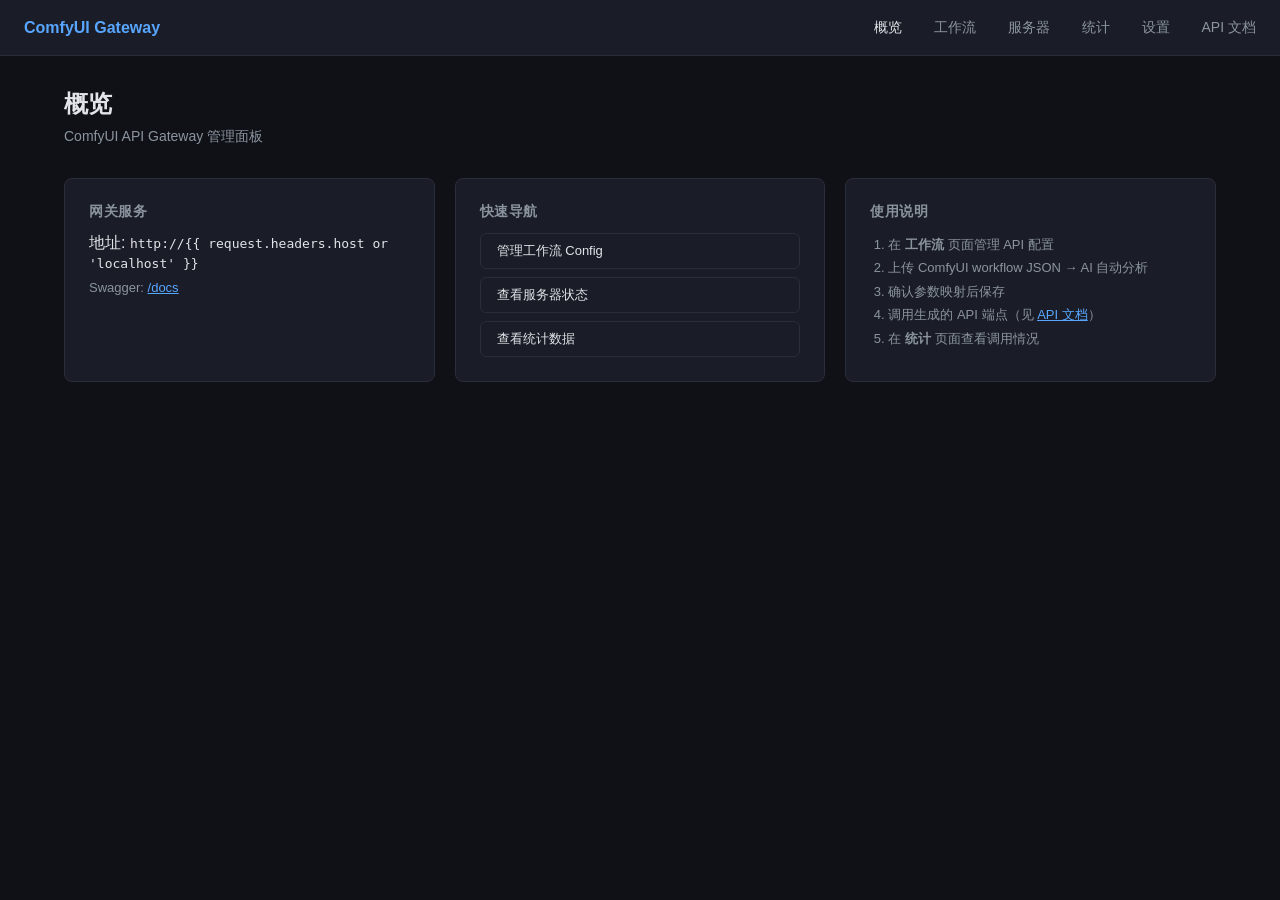
<file: app/web/templates/index.html>
<!DOCTYPE html>
<html lang="zh-CN">
<head>
    <meta charset="UTF-8">
    <meta name="viewport" content="width=device-width, initial-scale=1.0">
    <title>ComfyUI API Gateway - 管理面板</title>
    <style>
        :root {
            --bg: #0f1117;
            --card: #1a1d27;
            --border: #2a2d3a;
            --text: #e1e4e8;
            --muted: #8b949e;
            --accent: #58a6ff;
            --green: #3fb950;
            --red: #f85149;
            --yellow: #d2991d;
        }
        * { margin: 0; padding: 0; box-sizing: border-box; }
        body { font-family: -apple-system, BlinkMacSystemFont, "Segoe UI", Roboto, sans-serif; background: var(--bg); color: var(--text); min-height: 100vh; }
        nav { background: var(--card); border-bottom: 1px solid var(--border); padding: 0 24px; display: flex; align-items: center; height: 56px; gap: 32px; }
        nav a { color: var(--muted); text-decoration: none; font-size: 14px; transition: color 0.15s; }
        nav a:hover, nav a.active { color: var(--text); }
        nav .brand { font-weight: 700; font-size: 16px; color: var(--accent); margin-right: auto; }
        main { max-width: 1200px; margin: 0 auto; padding: 32px 24px; }
        h1 { font-size: 24px; margin-bottom: 8px; }
        .subtitle { color: var(--muted); font-size: 14px; margin-bottom: 32px; }
        .cards { display: grid; grid-template-columns: repeat(auto-fit, minmax(280px, 1fr)); gap: 20px; }
        .card { background: var(--card); border: 1px solid var(--border); border-radius: 8px; padding: 24px; }
        .card h3 { font-size: 14px; color: var(--muted); text-transform: uppercase; letter-spacing: 0.5px; margin-bottom: 12px; }
        .card .value { font-size: 36px; font-weight: 700; }
        .card .value.green { color: var(--green); }
        .card .value.red { color: var(--red); }
        .card .value.blue { color: var(--accent); }
        .badge { display: inline-block; padding: 2px 8px; border-radius: 12px; font-size: 12px; font-weight: 600; }
        .badge.online { background: rgba(63,185,80,0.15); color: var(--green); }
        .badge.offline { background: rgba(248,81,73,0.15); color: var(--red); }
        table { width: 100%; border-collapse: collapse; margin-top: 16px; }
        th, td { text-align: left; padding: 10px 12px; border-bottom: 1px solid var(--border); font-size: 13px; }
        th { color: var(--muted); font-weight: 600; text-transform: uppercase; letter-spacing: 0.5px; font-size: 11px; }
        tr:hover { background: rgba(255,255,255,0.02); }
        .btn { display: inline-flex; align-items: center; padding: 8px 16px; border-radius: 6px; border: 1px solid var(--border); background: var(--card); color: var(--text); font-size: 13px; cursor: pointer; text-decoration: none; transition: all 0.15s; }
        .btn:hover { border-color: var(--accent); color: var(--accent); }
        .btn-primary { background: var(--accent); color: #fff; border-color: var(--accent); }
        .btn-primary:hover { opacity: 0.9; color: #fff; }
        .btn-danger { color: var(--red); }
        .btn-danger:hover { border-color: var(--red); background: rgba(248,81,73,0.1); }
        .text-muted { color: var(--muted); font-size: 13px; }
    </style>
</head>
<body>
    <nav>
        <span class="brand">ComfyUI Gateway</span>
        <a href="/" class="active">概览</a>
        <a href="/configs">工作流</a>
        <a href="/servers">服务器</a>
        <a href="/stats">统计</a>
        <a href="/settings">设置</a>
        <a href="/docs" target="_blank">API 文档</a>
    </nav>
    <main>
        <h1>概览</h1>
        <p class="subtitle">ComfyUI API Gateway 管理面板</p>
        <div class="cards">
            <div class="card">
                <h3>网关服务</h3>
                <p>地址: <code>http://{{ request.headers.host or 'localhost' }}</code></p>
                <p class="text-muted" style="margin-top:8px">Swagger: <a href="/docs" style="color:var(--accent)">/docs</a></p>
            </div>
            <div class="card">
                <h3>快速导航</h3>
                <div style="display:flex;flex-direction:column;gap:8px;margin-top:8px">
                    <a href="/configs" class="btn">管理工作流 Config</a>
                    <a href="/servers" class="btn">查看服务器状态</a>
                    <a href="/stats" class="btn">查看统计数据</a>
                </div>
            </div>
            <div class="card">
                <h3>使用说明</h3>
                <ol style="font-size:13px;color:var(--muted);padding-left:18px;line-height:1.8">
                    <li>在 <strong>工作流</strong> 页面管理 API 配置</li>
                    <li>上传 ComfyUI workflow JSON → AI 自动分析</li>
                    <li>确认参数映射后保存</li>
                    <li>调用生成的 API 端点（见 <a href="/docs" style="color:var(--accent)">API 文档</a>）</li>
                    <li>在 <strong>统计</strong> 页面查看调用情况</li>
                </ol>
            </div>
        </div>
    </main>
</body>
</html>
</file>
